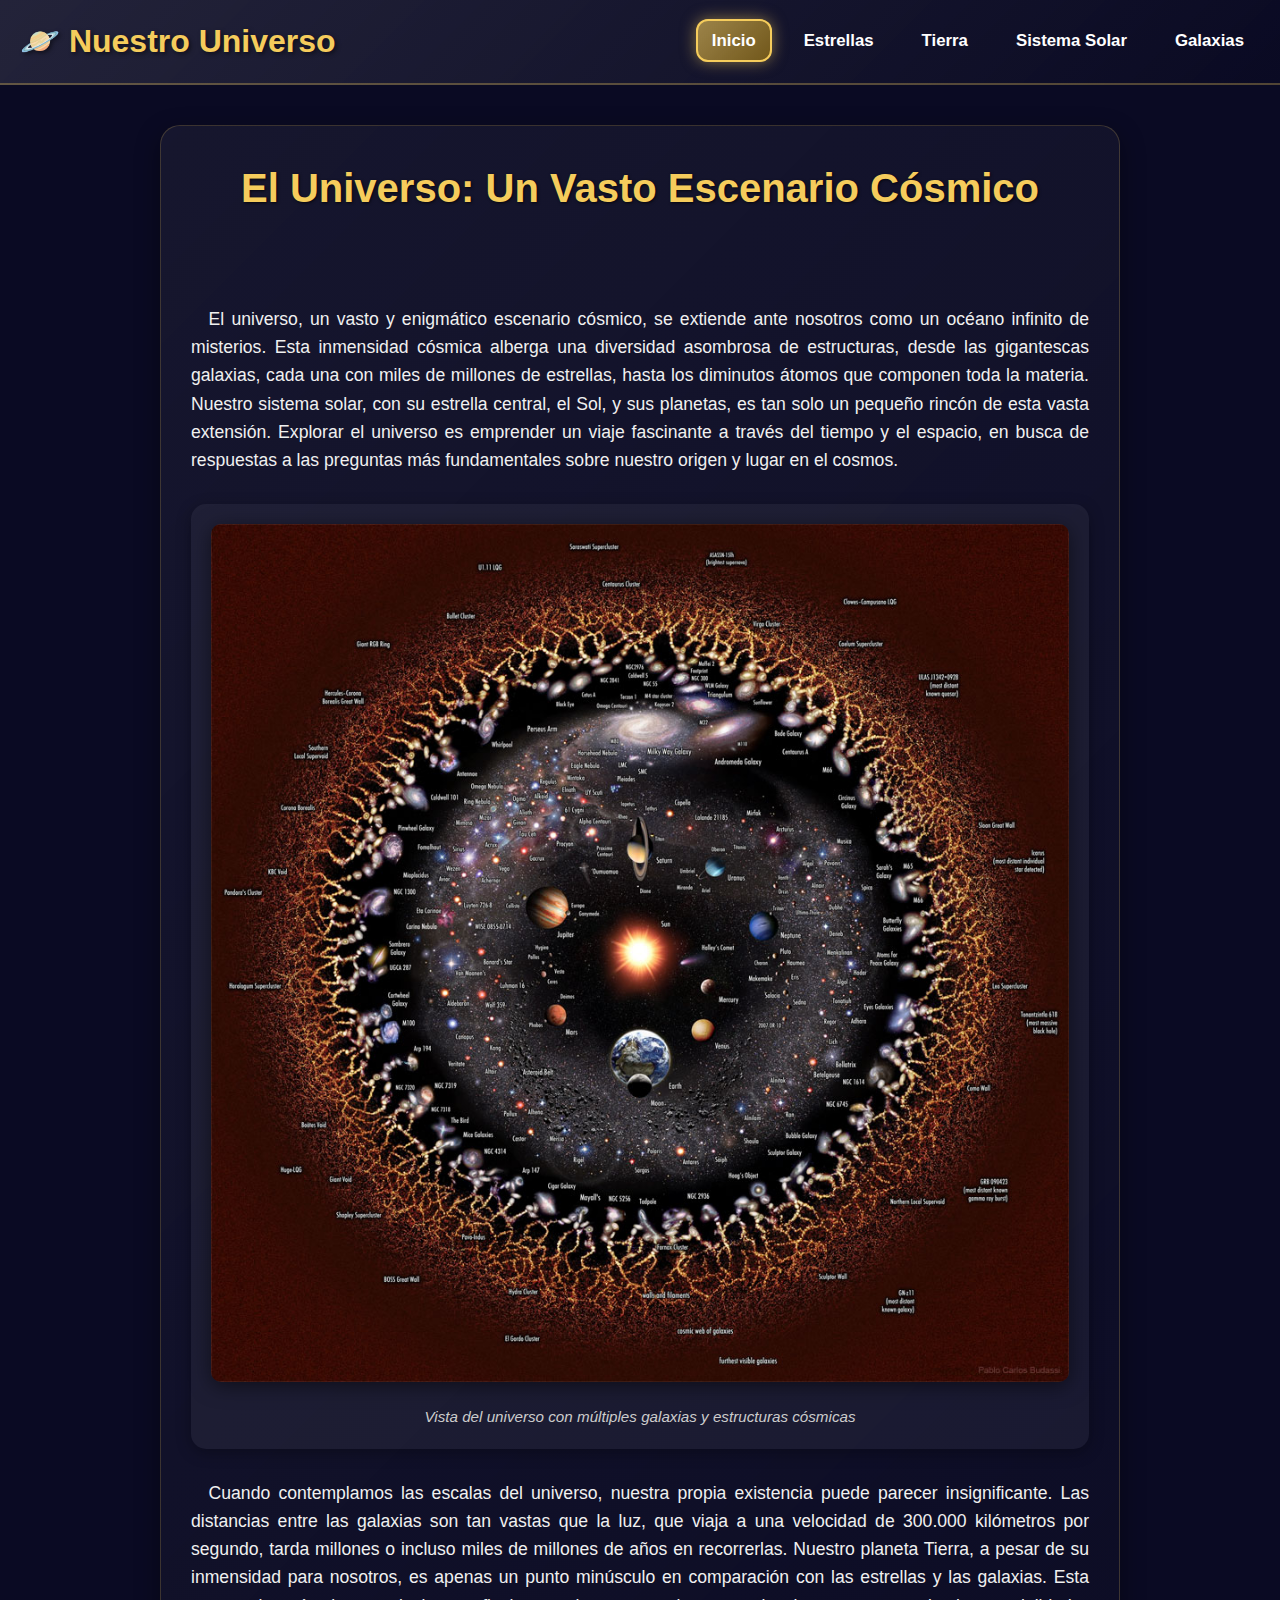
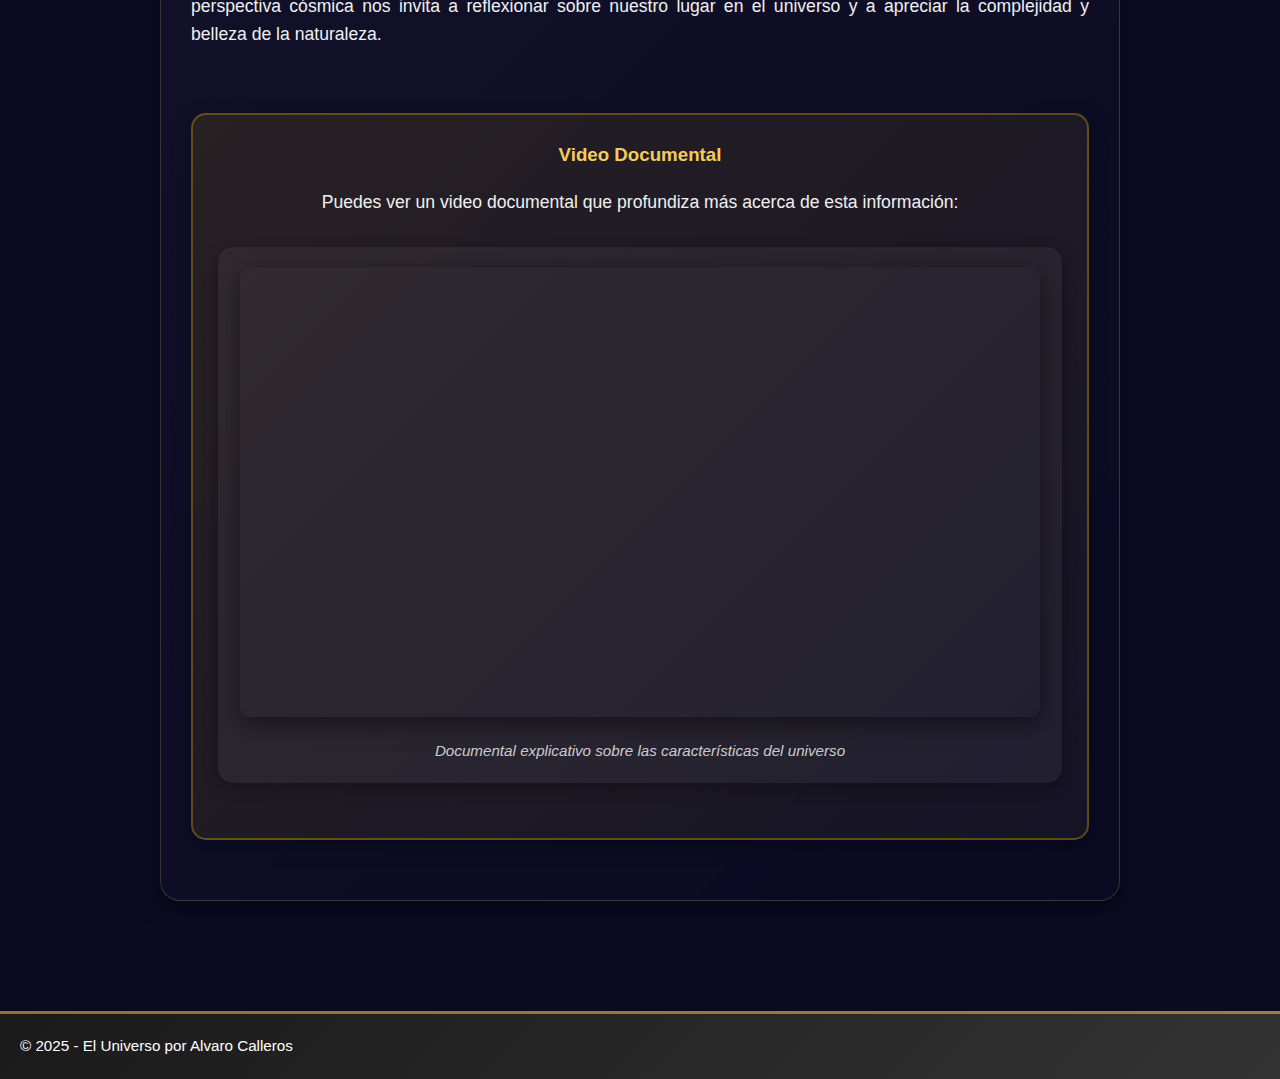
<file: index.html>
<!DOCTYPE html>
<html lang="es">
<head>
    <meta charset="UTF-8">
    <meta name="viewport" content="width=device-width, initial-scale=1.0">
    <title>NUESTRO UNIVERSO</title>
    <link rel="stylesheet" type="text/css" href="css/styles.css">
</head>
<body>

    <header class="site-header">
        <h1 class="logo" aria-label="Logo y nombre del sitio">🪐 Nuestro Universo</h1>
        <nav role="navigation" aria-label="Navegación principal">
          <ul>
              <li><a href="index.html" aria-current="page">Inicio</a></li>
              <li><a href="estrellas.html">Estrellas</a></li>
              <li><a href="tierra.html">Tierra</a></li>
              <li><a href="sistema-solar.html">Sistema Solar</a></li>
              <li><a href="galaxias.html">Galaxias</a></li>
          </ul>
        </nav>
    </header>
  

    <main role="main">
        <article>
            <header>
                <h2>El Universo: Un Vasto Escenario Cósmico</h2>
            </header>
            
            <section>
                <p>
                    El universo, un vasto y enigmático escenario cósmico, se extiende ante nosotros como un océano infinito de misterios. 
                    Esta inmensidad cósmica alberga una diversidad asombrosa de estructuras, desde las gigantescas galaxias, cada una con miles de millones de estrellas, hasta los diminutos átomos que componen toda la materia. 
                    Nuestro sistema solar, con su estrella central, el Sol, y sus planetas, es tan solo un pequeño rincón de esta vasta extensión. 
                    Explorar el universo es emprender un viaje fascinante a través del tiempo y el espacio, en busca de respuestas a las preguntas más fundamentales sobre nuestro origen y lugar en el cosmos.
                </p>

                <figure>
                    <img src="imagenes/universo.jpg" alt="Imagen del universo mostrando galaxias y estrellas en el espacio cósmico" />
                    <figcaption>Vista del universo con múltiples galaxias y estructuras cósmicas</figcaption>
                </figure>

                <p>
                    Cuando contemplamos las escalas del universo, nuestra propia existencia puede parecer insignificante. 
                    Las distancias entre las galaxias son tan vastas que la luz, que viaja a una velocidad de 300.000 kilómetros por segundo, tarda millones o incluso miles de millones de años en recorrerlas. 
                    Nuestro planeta Tierra, a pesar de su inmensidad para nosotros, es apenas un punto minúsculo en comparación con las estrellas y las galaxias. 
                    Esta perspectiva cósmica nos invita a reflexionar sobre nuestro lugar en el universo y a apreciar la complejidad y belleza de la naturaleza.
                </p>
            </section>

            <aside>
                <h3>Video Documental</h3>
                <p>Puedes ver un video documental que profundiza más acerca de esta información:</p>
                <figure>
                    <iframe 
                        width="800" 
                        height="450" 
                        src="https://www.youtube.com/embed/EUbaygtKWoY" 
                        title="Documental sobre el universo"
                        frameborder="0" 
                        allowfullscreen>
                    </iframe>
                    <figcaption>Documental explicativo sobre las características del universo</figcaption>
                </figure>
            </aside>
        </article>
    </main>

    <footer>
        <p>&copy; 2025 - El Universo por Alvaro Calleros</p>
    </footer>

</body>
</html>
</file>
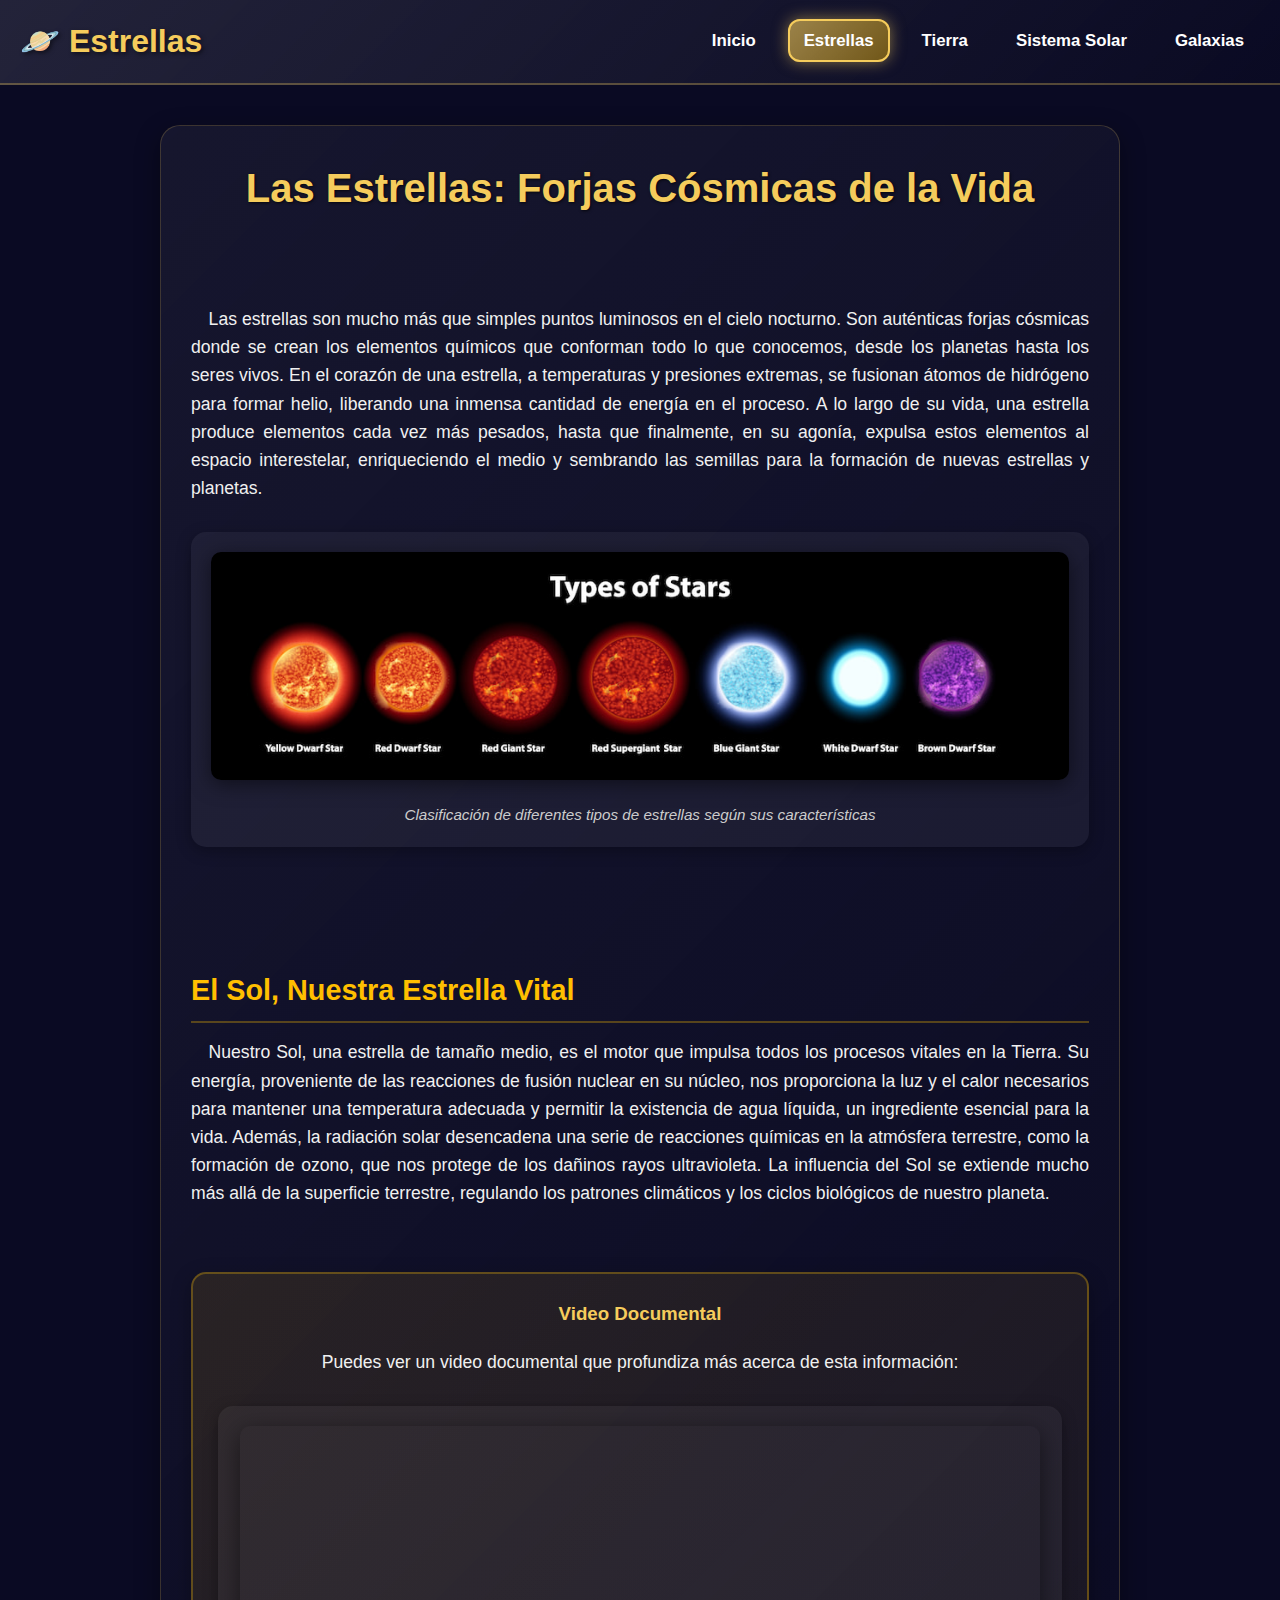
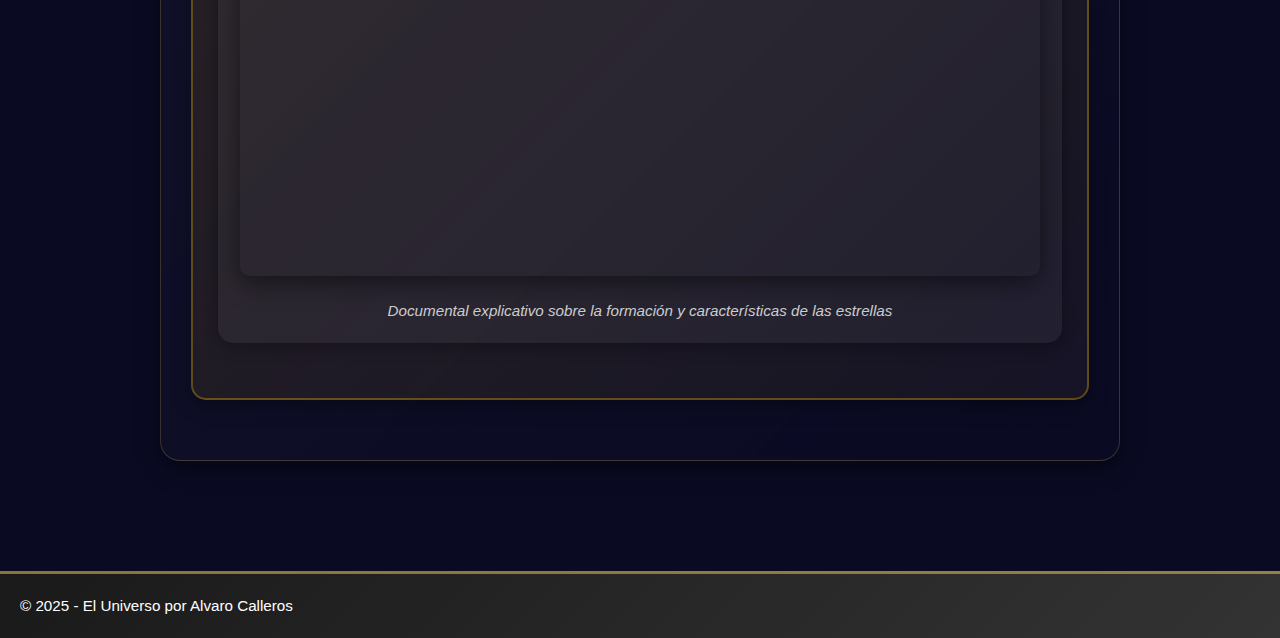
<file: estrellas.html>
<!DOCTYPE html>
<html lang="es">
<head>
    <meta charset="UTF-8">
    <meta name="viewport" content="width=device-width, initial-scale=1.0">
    <title>ESTRELLAS</title>
    <link rel="stylesheet" type="text/css" href="css/styles.css">
</head>
<body>

    <header class="site-header">
        <h1 class="logo" aria-label="Logo y nombre del sitio">🪐 Estrellas</h1>
        <nav role="navigation" aria-label="Navegación principal">
            <ul>
                <li><a href="index.html">Inicio</a></li>
                <li><a href="estrellas.html" aria-current="page">Estrellas</a></li>
                <li><a href="tierra.html">Tierra</a></li>
                <li><a href="sistema-solar.html">Sistema Solar</a></li>
                <li><a href="galaxias.html">Galaxias</a></li>
            </ul>
        </nav>
    </header>
    

    <main role="main">
        <article>
            <header>
                <h2>Las Estrellas: Forjas Cósmicas de la Vida</h2>
            </header>

            <section>
                <p>
                    Las estrellas son mucho más que simples puntos luminosos en el cielo nocturno. 
                    Son auténticas forjas cósmicas donde se crean los elementos químicos que conforman todo lo que conocemos, desde los planetas hasta los seres vivos. 
                    En el corazón de una estrella, a temperaturas y presiones extremas, se fusionan átomos de hidrógeno para formar helio, liberando una inmensa cantidad de energía en el proceso. 
                    A lo largo de su vida, una estrella produce elementos cada vez más pesados, hasta que finalmente, en su agonía, expulsa estos elementos al espacio interestelar, enriqueciendo el medio y sembrando las semillas para la formación de nuevas estrellas y planetas.
                </p>

                <figure>
                    <img src="imagenes/star-types.jpg" alt="Diferentes tipos de estrellas clasificadas por tamaño y color" />
                    <figcaption>Clasificación de diferentes tipos de estrellas según sus características</figcaption>
                </figure>
            </section>

            <section>
                <h3>El Sol, Nuestra Estrella Vital</h3>

                <p>
                    Nuestro Sol, una estrella de tamaño medio, es el motor que impulsa todos los procesos vitales en la Tierra. 
                    Su energía, proveniente de las reacciones de fusión nuclear en su núcleo, nos proporciona la luz y el calor necesarios para mantener una temperatura adecuada y permitir la existencia de agua líquida, un ingrediente esencial para la vida. 
                    Además, la radiación solar desencadena una serie de reacciones químicas en la atmósfera terrestre, como la formación de ozono, que nos protege de los dañinos rayos ultravioleta. 
                    La influencia del Sol se extiende mucho más allá de la superficie terrestre, regulando los patrones climáticos y los ciclos biológicos de nuestro planeta.
                </p>
            </section>

            <aside>
                <h3>Video Documental</h3>
                <p>Puedes ver un video documental que profundiza más acerca de esta información:</p>
                <figure>
                    <iframe 
                        width="800" 
                        height="450" 
                        src="https://www.youtube.com/embed/b5ru-_HhrZY" 
                        title="Documental sobre las estrellas"
                        frameborder="0" 
                        allowfullscreen>
                    </iframe>
                    <figcaption>Documental explicativo sobre la formación y características de las estrellas</figcaption>
                </figure>
            </aside>
        </article>
    </main>

    <footer>
        <p>&copy; 2025 - El Universo por Alvaro Calleros</p>
    </footer>

</body>
</html>
</file>
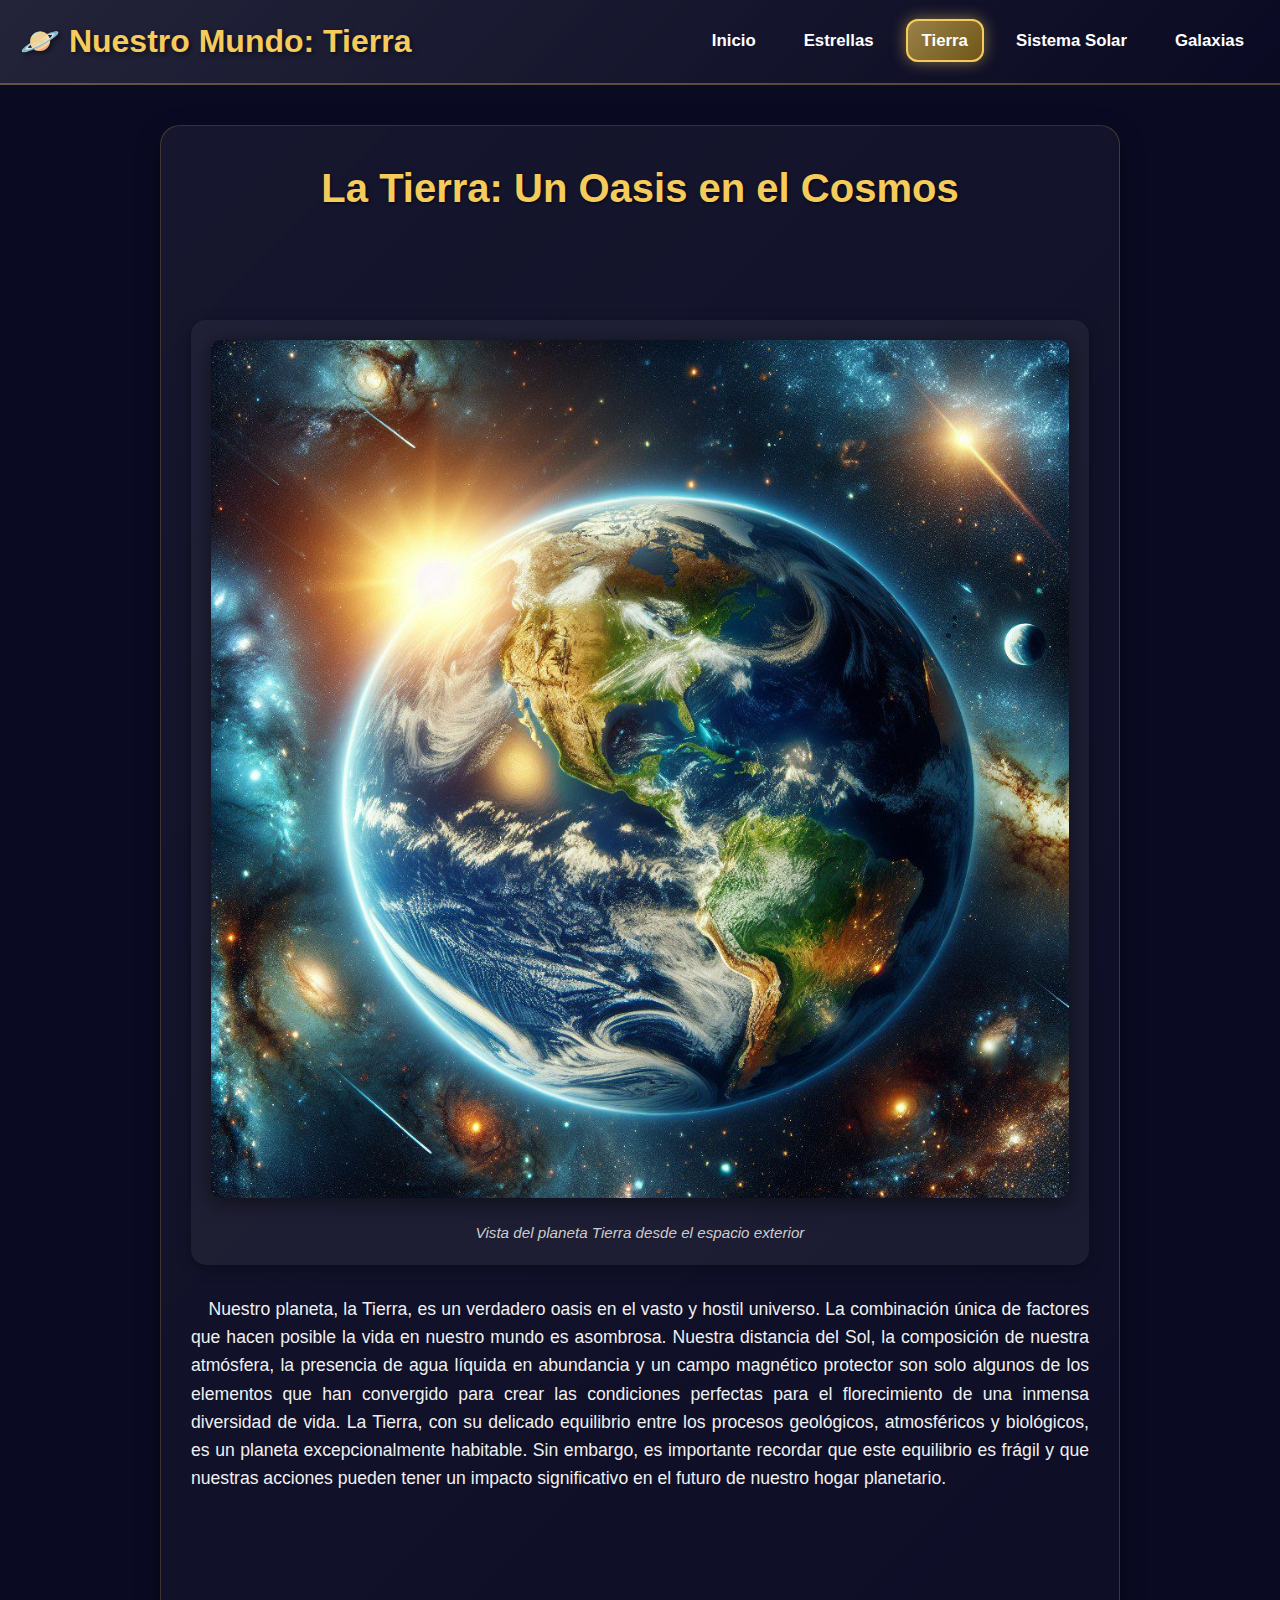
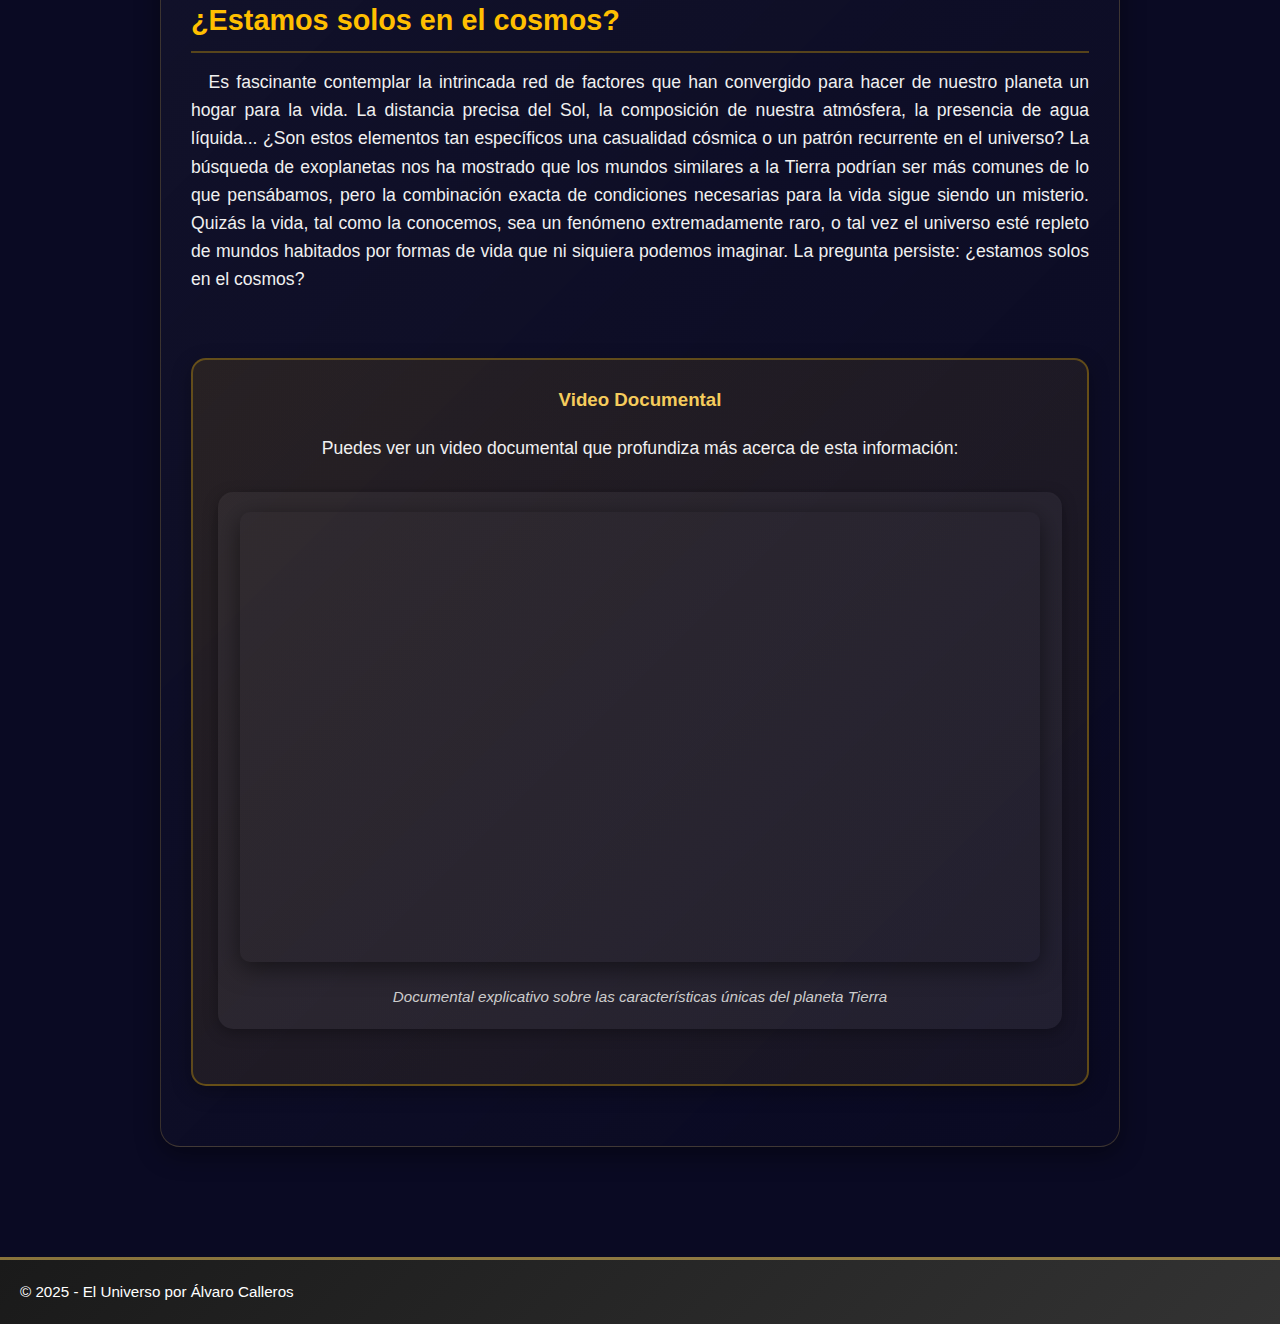
<file: tierra.html>
<!DOCTYPE html>
<html lang="es">
<head>
    <meta charset="UTF-8">
    <meta name="viewport" content="width=device-width, initial-scale=1.0">
    <title>LA TIERRA</title>
    <link rel="stylesheet" type="text/css" href="css/styles.css">
</head>
<body>

    <header class="site-header">
        <h1 class="logo" aria-label="Logo y nombre del sitio">🪐 Nuestro Mundo: Tierra</h1>
        <nav role="navigation" aria-label="Navegación principal">
            <ul>
                <li><a href="index.html">Inicio</a></li>
                <li><a href="estrellas.html">Estrellas</a></li>
                <li><a href="tierra.html" aria-current="page">Tierra</a></li>
                <li><a href="sistema-solar.html">Sistema Solar</a></li>
                <li><a href="galaxias.html">Galaxias</a></li>
            </ul>
        </nav>
    </header>
    

    <main role="main">
        <article>
            <header>
                <h2>La Tierra: Un Oasis en el Cosmos</h2>
            </header>

            <section>
                <figure>
                    <img src="imagenes/earth.jpg" alt="Imagen del planeta Tierra vista desde el espacio mostrando continentes y océanos" />
                    <figcaption>Vista del planeta Tierra desde el espacio exterior</figcaption>
                </figure>

                <p>
                    Nuestro planeta, la Tierra, es un verdadero oasis en el vasto y hostil universo. 
                    La combinación única de factores que hacen posible la vida en nuestro mundo es asombrosa. 
                    Nuestra distancia del Sol, la composición de nuestra atmósfera, la presencia de agua líquida en abundancia y un campo magnético protector son solo algunos de los elementos que han convergido para crear las condiciones perfectas para el florecimiento de una inmensa diversidad de vida. 
                    La Tierra, con su delicado equilibrio entre los procesos geológicos, atmosféricos y biológicos, es un planeta excepcionalmente habitable. 
                    Sin embargo, es importante recordar que este equilibrio es frágil y que nuestras acciones pueden tener un impacto significativo en el futuro de nuestro hogar planetario.
                </p>
            </section>

            <section>
                <h3>¿Estamos solos en el cosmos?</h3>
                
                <p>
                    Es fascinante contemplar la intrincada red de factores que han convergido para hacer de nuestro planeta un hogar para la vida. 
                    La distancia precisa del Sol, la composición de nuestra atmósfera, la presencia de agua líquida... ¿Son estos elementos tan específicos una casualidad cósmica o un patrón recurrente en el universo? 
                    La búsqueda de exoplanetas nos ha mostrado que los mundos similares a la Tierra podrían ser más comunes de lo que pensábamos, pero la combinación exacta de condiciones necesarias para la vida sigue siendo un misterio. 
                    Quizás la vida, tal como la conocemos, sea un fenómeno extremadamente raro, o tal vez el universo esté repleto de mundos habitados por formas de vida que ni siquiera podemos imaginar. 
                    La pregunta persiste: ¿estamos solos en el cosmos?
                </p>
            </section>

            <aside>
                <h3>Video Documental</h3>
                <p>Puedes ver un video documental que profundiza más acerca de esta información:</p>
                <figure>
                    <iframe 
                        width="800" 
                        height="450" 
                        src="https://www.youtube.com/embed/_Loq6OnPWWU?list=PLybVCOVMPtkoXTrMCD79gfOzDspqTktbn&index=3"
                        title="Documental sobre el planeta Tierra"
                        frameborder="0" 
                        allowfullscreen>
                    </iframe>
                    <figcaption>Documental explicativo sobre las características únicas del planeta Tierra</figcaption>
                </figure>
            </aside>
        </article>
    </main>

    <footer>
        <p>&copy; 2025 - El Universo por Álvaro Calleros</p>
    </footer>

</body>
</html>
</file>
<file: css/styles.css>
* {
    box-sizing: border-box;
}

body {
    font-family: 'Segoe UI', Tahoma, Geneva, Verdana, sans-serif;
    background-color: #0a0a23; 
    color: #f0f0f0;
    margin: 0;
    padding: 0;
    line-height: 1.6;
}

header {
    text-align: center;
    padding: 30px 20px;
    background: linear-gradient(135deg, rgba(255, 255, 255, 0.1), rgba(10, 10, 35, 0.9));
    border-bottom: 2px solid rgba(245, 204, 92, 0.3);
}

.site-header {
    display: flex;
    align-items: center;
    justify-content: space-between;
    gap: 20px;
    padding: 16px 20px;
}

.site-header .logo {
    font-size: clamp(1.25rem, 3.5vw, 2rem);
    margin: 0;
    color: #f5cc5c;
    display: flex;
    align-items: center;
    gap: 8px;
}

h1 {
    font-size: clamp(2rem, 5vw, 3.5rem);
    color: #f5cc5c; 
    margin: 0;
    text-shadow: 2px 2px 4px rgba(0, 0, 0, 0.5);
}

nav {
    display: flex;
    align-items: center;
    background: transparent;
    border: none;
    padding: 0;
    margin: 0;
    max-width: none;
    box-shadow: none;
}

nav ul {
    list-style-type: none;
    padding: 0;
    margin: 0;
    display: flex;
    gap: 16px;
    flex-wrap: wrap;
    justify-content: flex-end;
}

nav ul li {
    display: inline;
}

nav ul li a {
    color: #fff; 
    text-decoration: none;
    font-weight: 600;
    padding: 10px 14px;              
    border-radius: 12px;             
    transition: all 0.3s ease;
    border: 2px solid transparent;
}

nav ul li a:hover,
nav ul li a:focus {
    background: linear-gradient(135deg, rgba(255, 191, 0, 0.7), rgba(245, 204, 92, 0.5));
    transform: translateY(-2px);
    border-color: #f5cc5c;
    box-shadow: 0 4px 12px rgba(255, 191, 0, 0.4);
}

nav ul li a[aria-current="page"] {
    background: linear-gradient(135deg, rgba(245, 204, 92, 0.6), rgba(255, 191, 0, 0.4));
    border-color: #f5cc5c;
    box-shadow: 0 0 15px rgba(245, 204, 92, 0.5);
}

main {
    padding: 40px 20px;
    max-width: 1000px;
    margin: 0 auto;
}

article {
    background: linear-gradient(135deg, rgba(255, 255, 255, 0.05), rgba(10, 10, 35, 0.8));
    border-radius: 20px;
    padding: 30px;
    margin-bottom: 30px;
    box-shadow: 0 8px 25px rgba(0, 0, 0, 0.4);
    border: 1px solid rgba(245, 204, 92, 0.2);
}

article header {
    background: none;
    border: none;
    padding: 0 0 20px 0;
}

article header h2 {
    color: #f5cc5c;
    font-size: clamp(1.5rem, 4vw, 2.5rem);
    margin: 0;
    text-align: center;
    text-shadow: 1px 1px 3px rgba(0, 0, 0, 0.7);
}

section {
    margin: 30px 0;
    padding: 20px 0;
}

section h3 {
    color: #FFBF00;
    font-size: clamp(1.2rem, 3vw, 1.8rem);
    margin: 20px 0 15px 0;
    border-bottom: 2px solid rgba(255, 191, 0, 0.3);
    padding-bottom: 8px;
}

p {
    text-align: justify;
    margin: 15px 0;
    font-size: 1.1rem;
    text-indent: 1em;
}

ul {
    margin: 20px 0;
    padding-left: 25px;
}

li {
    margin: 10px 0;
    font-size: 1.05rem;
}

li strong {
    color: #f5cc5c;
}

figure {
    margin: 30px 0;
    text-align: center;
    background: rgba(255, 255, 255, 0.05);
    border-radius: 15px;
    padding: 20px;
    box-shadow: 0 4px 15px rgba(0, 0, 0, 0.3);
}

img {
    max-width: 100%; 
    height: auto;
    border-radius: 10px;
    box-shadow: 0 4px 20px rgba(0, 0, 0, 0.5);
    transition: transform 0.3s ease;
}

img:hover {
    transform: scale(1.02);
}

figcaption {
    margin-top: 15px;
    font-style: italic;
    color: #CCCCCC;
    font-size: 0.95rem;
    text-align: center;
}

aside {
    background: linear-gradient(135deg, rgba(255, 191, 0, 0.1), rgba(245, 204, 92, 0.05));
    border: 2px solid rgba(255, 191, 0, 0.3);
    border-radius: 15px;
    padding: 25px;
    margin: 30px 0;
    box-shadow: 0 6px 20px rgba(0, 0, 0, 0.3);
}

aside h3 {
    color: #f5cc5c;
    margin-top: 0;
    border: none;
    text-align: center;
}

aside p {
    text-align: center;
    text-indent: 0;
    margin-bottom: 20px;
}

iframe {
    width: 100%;
    max-width: 800px;
    height: 450px;
    border-radius: 10px;
    box-shadow: 0 6px 25px rgba(0, 0, 0, 0.5);
    border: none;
}

footer {
    text-align: center;
    padding: 20px;
    background: linear-gradient(135deg, #1a1a1a, #333);
    color: #fff;
    border-top: 3px solid rgba(245, 204, 92, 0.5);
    margin-top: 40px;
}

footer p {
    margin: 0;
    text-indent: 0;
    font-size: 0.95rem;
}
 /* Diseño responsivo basico pero funcional :) */
@media (max-width: 900px) {
    .site-header {
        flex-wrap: wrap;
        justify-content: center;
    }
    .site-header nav ul {
        justify-content: center;
    }
}

@media (max-width: 768px) {
    .site-header {
        gap: 12px;
    }
    nav ul {
        gap: 10px;
    }
    nav ul li a {
        padding: 8px 10px;
        font-size: 0.9rem;
    }
    article {
        padding: 20px;
    }
    iframe {
        height: 250px;
    }
    figure {
        padding: 15px;
    }
}

@media (max-width: 480px) {
    .site-header {
        flex-direction: column;
        align-items: stretch;
    }
    .site-header nav ul {
        justify-content: space-between;
    }
    nav ul li a {
        width: 100%;
        text-align: center;
    }
    main {
        padding: 20px 10px;
    }
    article {
        padding: 15px;
    }
    iframe {
        height: 200px;
    }
}

@media (prefers-reduced-motion: reduce) {
    * {
        animation-duration: 0.01ms !important;
        animation-iteration-count: 1 !important;
        transition-duration: 0.01ms !important;
    }
}

a:focus,
iframe:focus {
    outline: 2px solid #f5cc5c;
    outline-offset: 2px;
}

@media print {
    body {
        background: white;
        color: black;
    }
    
    aside,
    iframe {
        display: none;
    }
    
    nav {
        display: none;
    }
}
</file>
